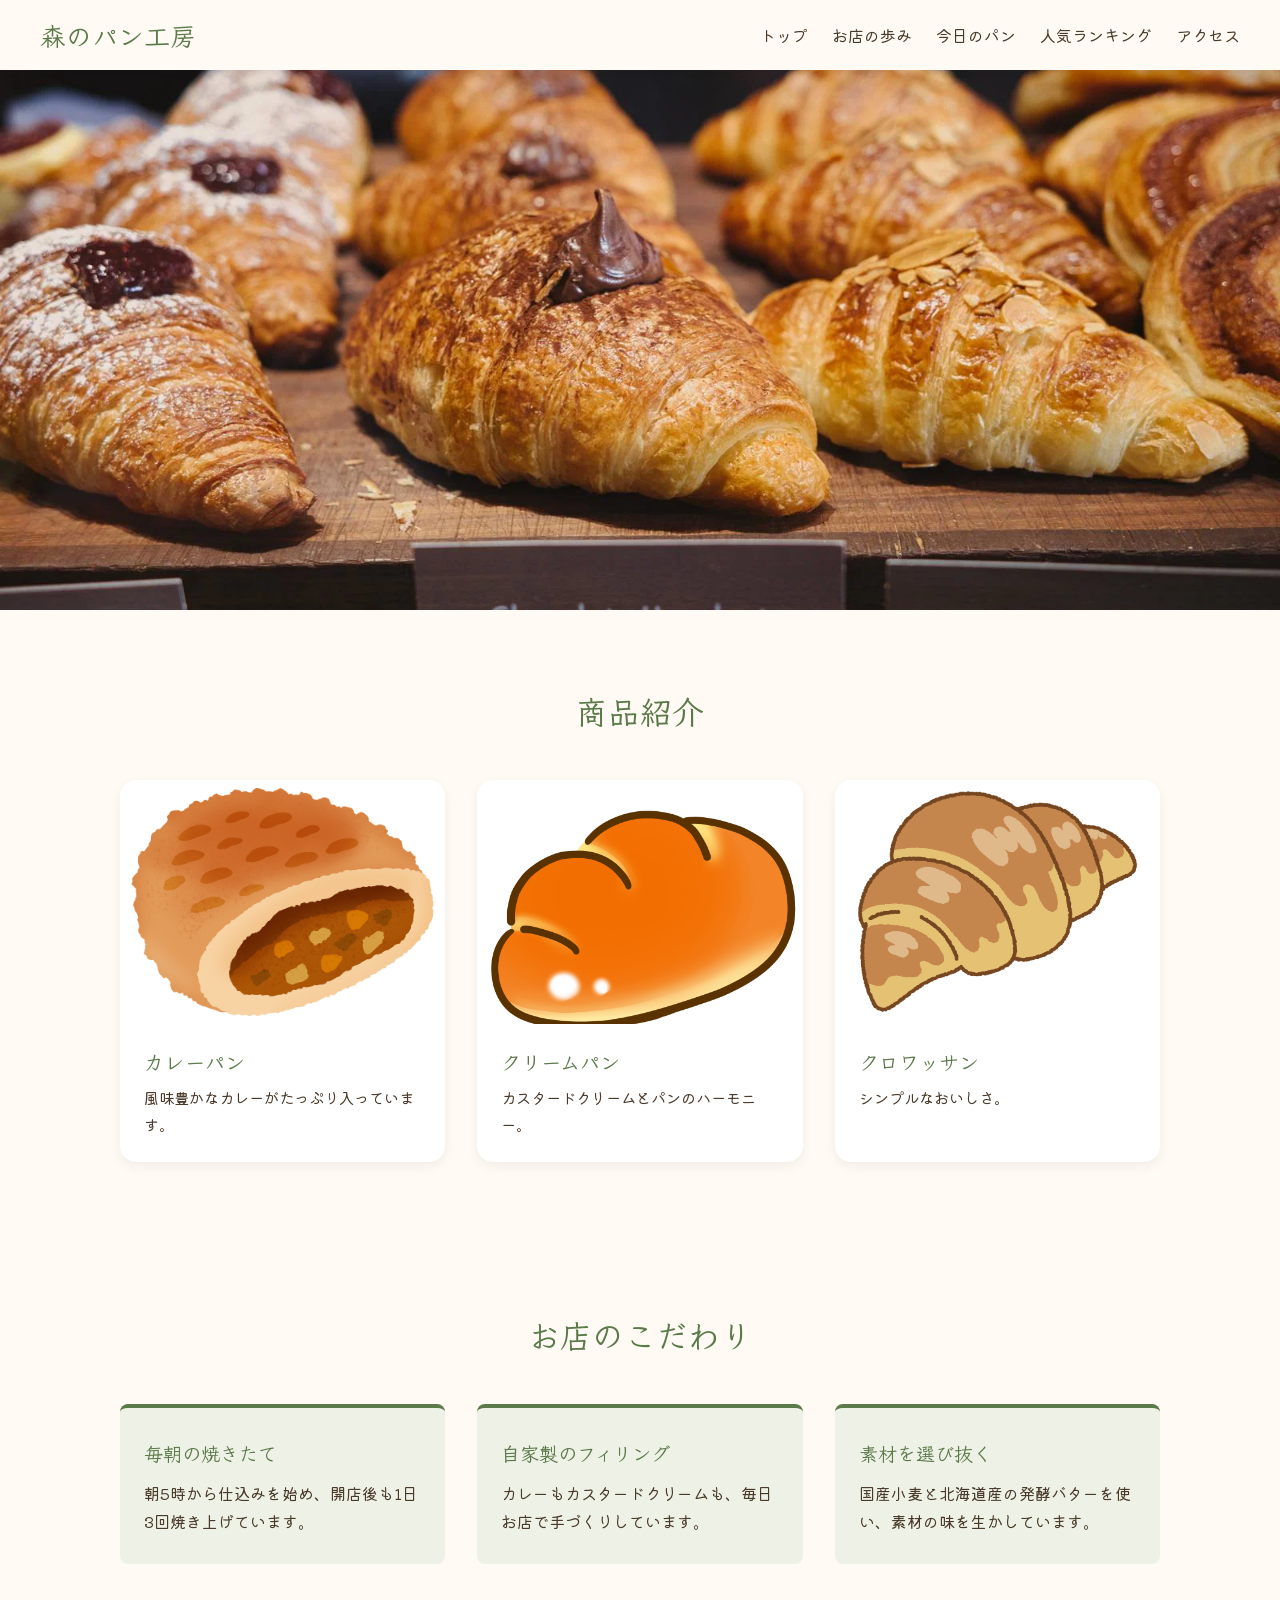
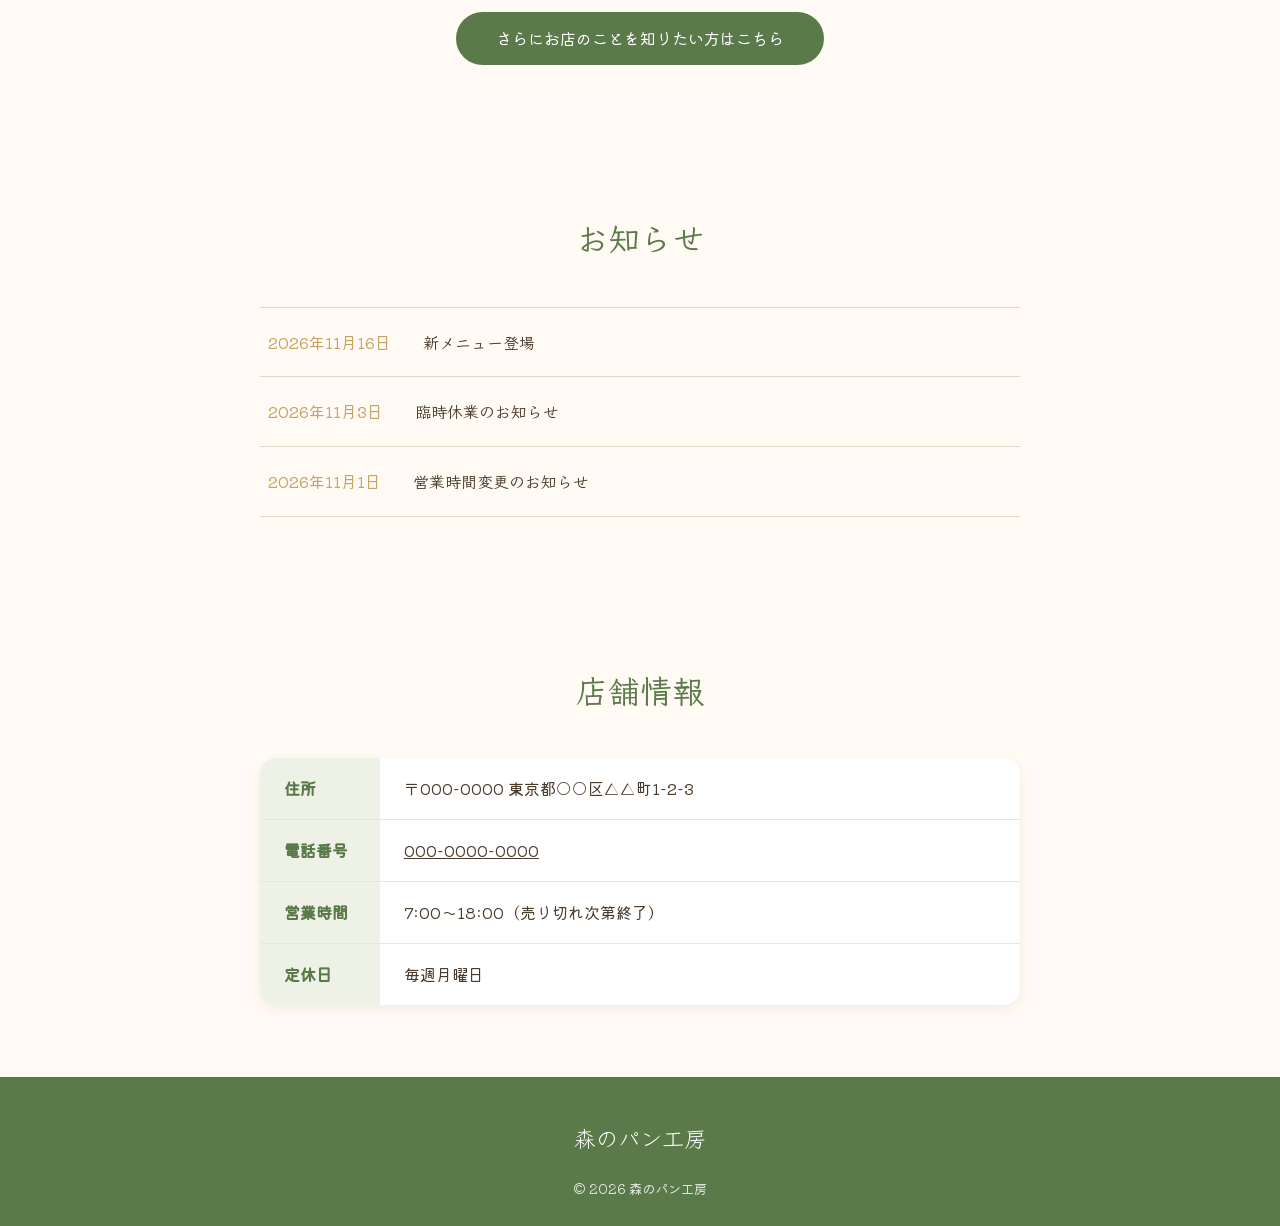
<file: index.html>
<!DOCTYPE html>
<html lang="ja">

<head>
    <meta charset="UTF-8">
    <meta name="viewport" content="width=device-width, initial-scale=1.0">
    <title>森のパン工房 - Top</title>
    <!-- ここからGoogle Font -->
    <link rel="preconnect" href="https://fonts.googleapis.com">
    <link rel="preconnect" href="https://fonts.gstatic.com" crossorigin>
    <link href="https://fonts.googleapis.com/css2?family=Kiwi+Maru&family=Klee+One&display=swap" rel="stylesheet">
    <link rel="stylesheet" href="style.css">
</head>

<body class="top-page">
    <header>
        <h1>森のパン工房</h1>
        <nav>
            <ul>
                <li><a href="#">トップ</a></li>
                <li><a href="history.html">お店の歩み</a></li>
                <li><a href="today.html">今日のパン</a></li>
                <li><a href="ranking.html">人気ランキング</a></li>
                <li><a href="#">アクセス</a></li>
            </ul>
        </nav>
    </header>

    <section class="main-visual">
        <img src="image/main_visual.png" alt="パンが並ぶ様子">
    </section>

    <main>
        <section class="product-introduction">
            <h2>商品紹介</h2>
            <div class="product">
                <h3>カレーパン</h3>
                <img src="image/curry_bread.png" alt="カレーパン">
                <p>風味豊かなカレーがたっぷり入っています。</p>
            </div>
            <div class="product">
                <h3>クリームパン</h3>
                <img src="image/cream_bread.png" alt="クリームパン">
                <p>カスタードクリームとパンのハーモニー。</p>
            </div>
            <div class="product">
                <h3>クロワッサン</h3>
                <img src="image/croissant.png" alt="クロワッサン">
                <p>シンプルなおいしさ。</p>
            </div>
        </section>

        <section class="our-philosophy">
            <h2>お店のこだわり</h2>
            <div class="philosophy-item">
                <h3>毎朝の焼きたて</h3>
                <p>朝5時から仕込みを始め、開店後も1日3回焼き上げています。</p>
            </div>
            <div class="philosophy-item">
                <h3>自家製のフィリング</h3>
                <p>カレーもカスタードクリームも、毎日お店で手づくりしています。</p>
            </div>
            <div class="philosophy-item">
                <h3>素材を選び抜く</h3>
                <p>国産小麦と北海道産の発酵バターを使い、素材の味を生かしています。</p>
            </div>
            <a href="history.html" class="btn">さらにお店のことを知りたい方はこちら</a>
        </section>

        <section class="notice">
            <h2>お知らせ</h2>
            <a href="#" class="notice-item">
                <time datetime="2026-11-16">2026年11月16日</time>
                <h3>新メニュー登場</h3>
            </a>
            <a href="#" class="notice-item">
                <time datetime="2026-11-03">2026年11月3日</time>
                <h3>臨時休業のお知らせ</h3>
            </a>
            <a href="#" class="notice-item">
                <time datetime="2026-11-01">2026年11月1日</time>
                <h3>営業時間変更のお知らせ</h3>
            </a>
        </section>

        <section class="store-information">
            <h2>店舗情報</h2>
            <address>
                <dl>
                    <dt>住所</dt>
                    <dd>〒000-0000 東京都○○区△△町1-2-3</dd>

                    <dt>電話番号</dt>
                    <dd><a href="tel:000-0000-0000">000-0000-0000</a></dd>

                    <dt>営業時間</dt>
                    <dd><time>7:00</time>〜<time>18:00</time>（売り切れ次第終了）</dd>

                    <dt>定休日</dt>
                    <dd>毎週月曜日</dd>
                </dl>
            </address>
        </section>
    </main>
    <footer>
        <p>森のパン工房</p>
        <p><small>&copy; 2026 森のパン工房</small></p>
    </footer>
</body>

</html>
</file>
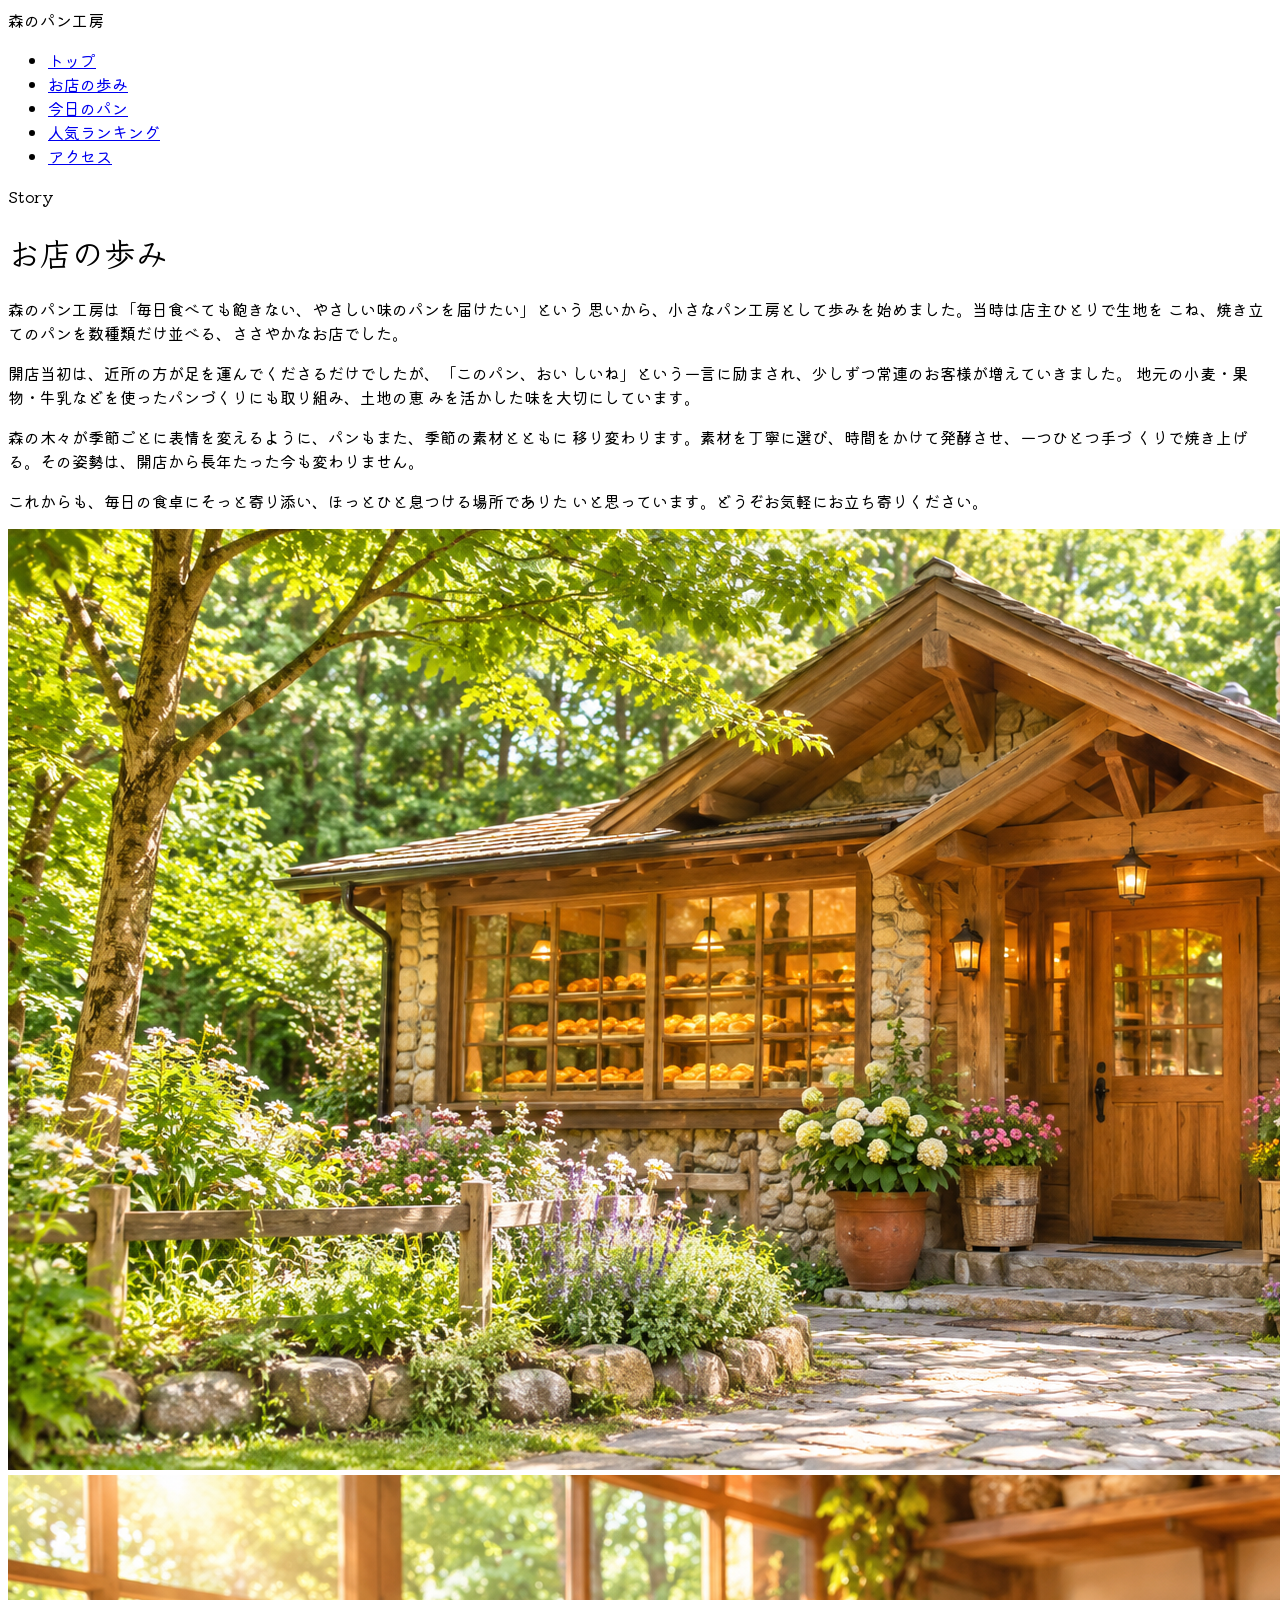
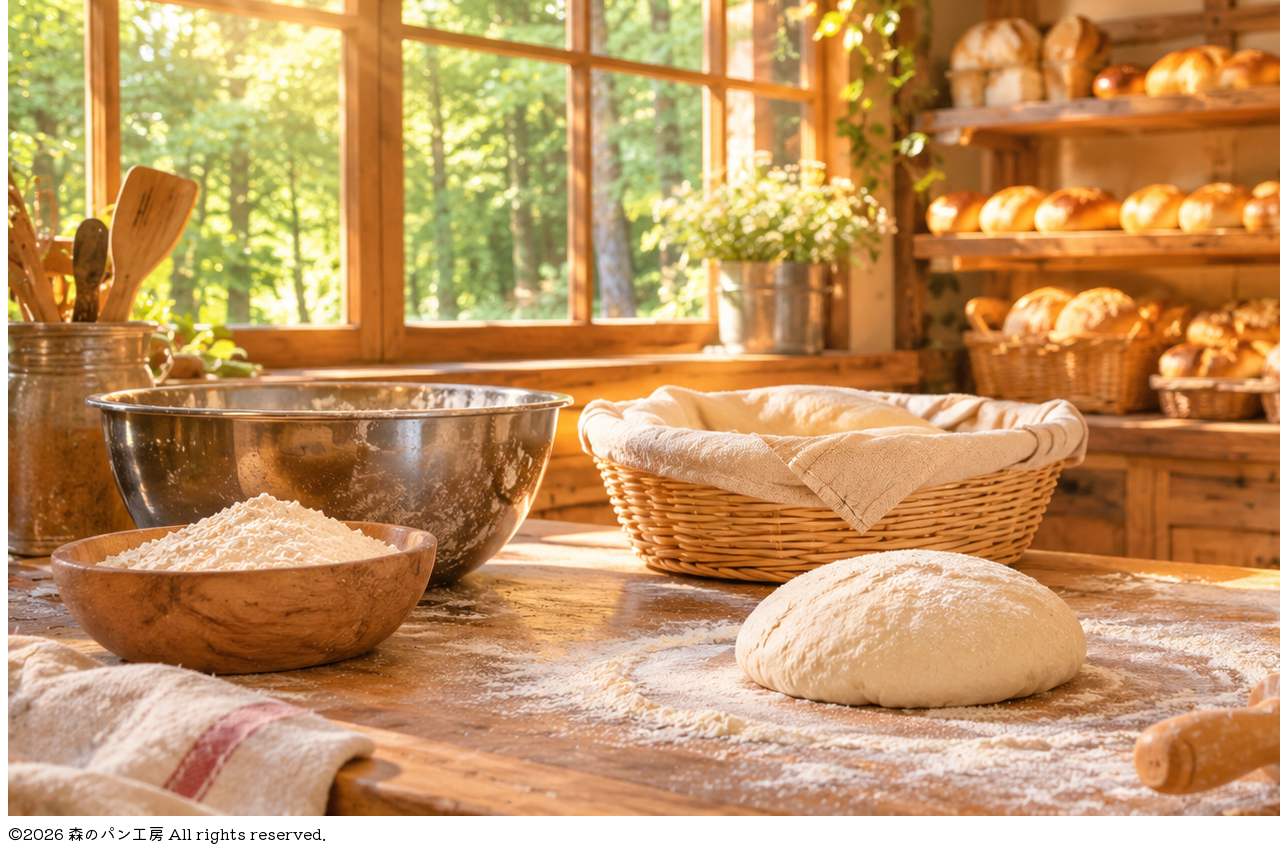
<file: history.html>
<!DOCTYPE html>
<html lang="ja">

<head>
    <meta charset="UTF-8">
    <meta name="viewport" content="width=device-width, initial-scale=1.0">
    <title>Document</title>
    <!-- ここからGoogle Font -->
    <link rel="preconnect" href="https://fonts.googleapis.com">
    <link rel="preconnect" href="https://fonts.gstatic.com" crossorigin>
    <link href="https://fonts.googleapis.com/css2?family=Kiwi+Maru&family=Klee+One&display=swap" rel="stylesheet">
    <link rel="stylesheet" href="style.css">
    <title>森のパン工房</title>
</head>

<body>
    <header>
        <div class="title">森のパン工房</div>
        <nav class="nav">
            <ul>
                <li><a href="#">トップ</a></li>
                <li><a href="#">お店の歩み</a></li>
                <li><a href="#">今日のパン</a></li>
                <li><a href="#">人気ランキング</a></li>
                <li><a href="#">アクセス</a></li>
            </ul>
        </nav>
    </header>
    <main>
        <p class="history-story">Story</p>
        <h1 class="history-title">お店の歩み</h1>
        <div>
            <p class="history-text">
                森のパン工房は「毎日食べても飽きない、やさしい味のパンを届けたい」という
                思いから、小さなパン工房として歩みを始めました。当時は店主ひとりで生地を
                こね、焼き立てのパンを数種類だけ並べる、ささやかなお店でした。
            </p>
        </div>
        <div>
            <p class="history-text">
                開店当初は、近所の方が足を運んでくださるだけでしたが、「このパン、おい
                しいね」という一言に励まされ、少しずつ常連のお客様が増えていきました。
                地元の小麦・果物・牛乳などを使ったパンづくりにも取り組み、土地の恵
                みを活かした味を大切にしています。
            </p>
        </div>
        <div>
            <p class="history-text">
                森の木々が季節ごとに表情を変えるように、パンもまた、季節の素材とともに
                移り変わります。素材を丁寧に選び、時間をかけて発酵させ、一つひとつ手づ
                くりで焼き上げる。その姿勢は、開店から長年たった今も変わりません。
            </p>
        </div>
        <div>
            <p class="history-text">
                これからも、毎日の食卓にそっと寄り添い、ほっとひと息つける場所でありた
                いと思っています。どうぞお気軽にお立ち寄りください。
            </p>
        </div>
        <div class="history-image">
            <img src="image/bakery-exterior.png" alt="お店の外観">
            <img src="image/bread-making-start.png" alt="パンの作り始め">
        </div>
    </main>
</body>

<footer class="footer">&copy;2026 森のパン工房 All rights reserved.</footer>

</html>
</file>
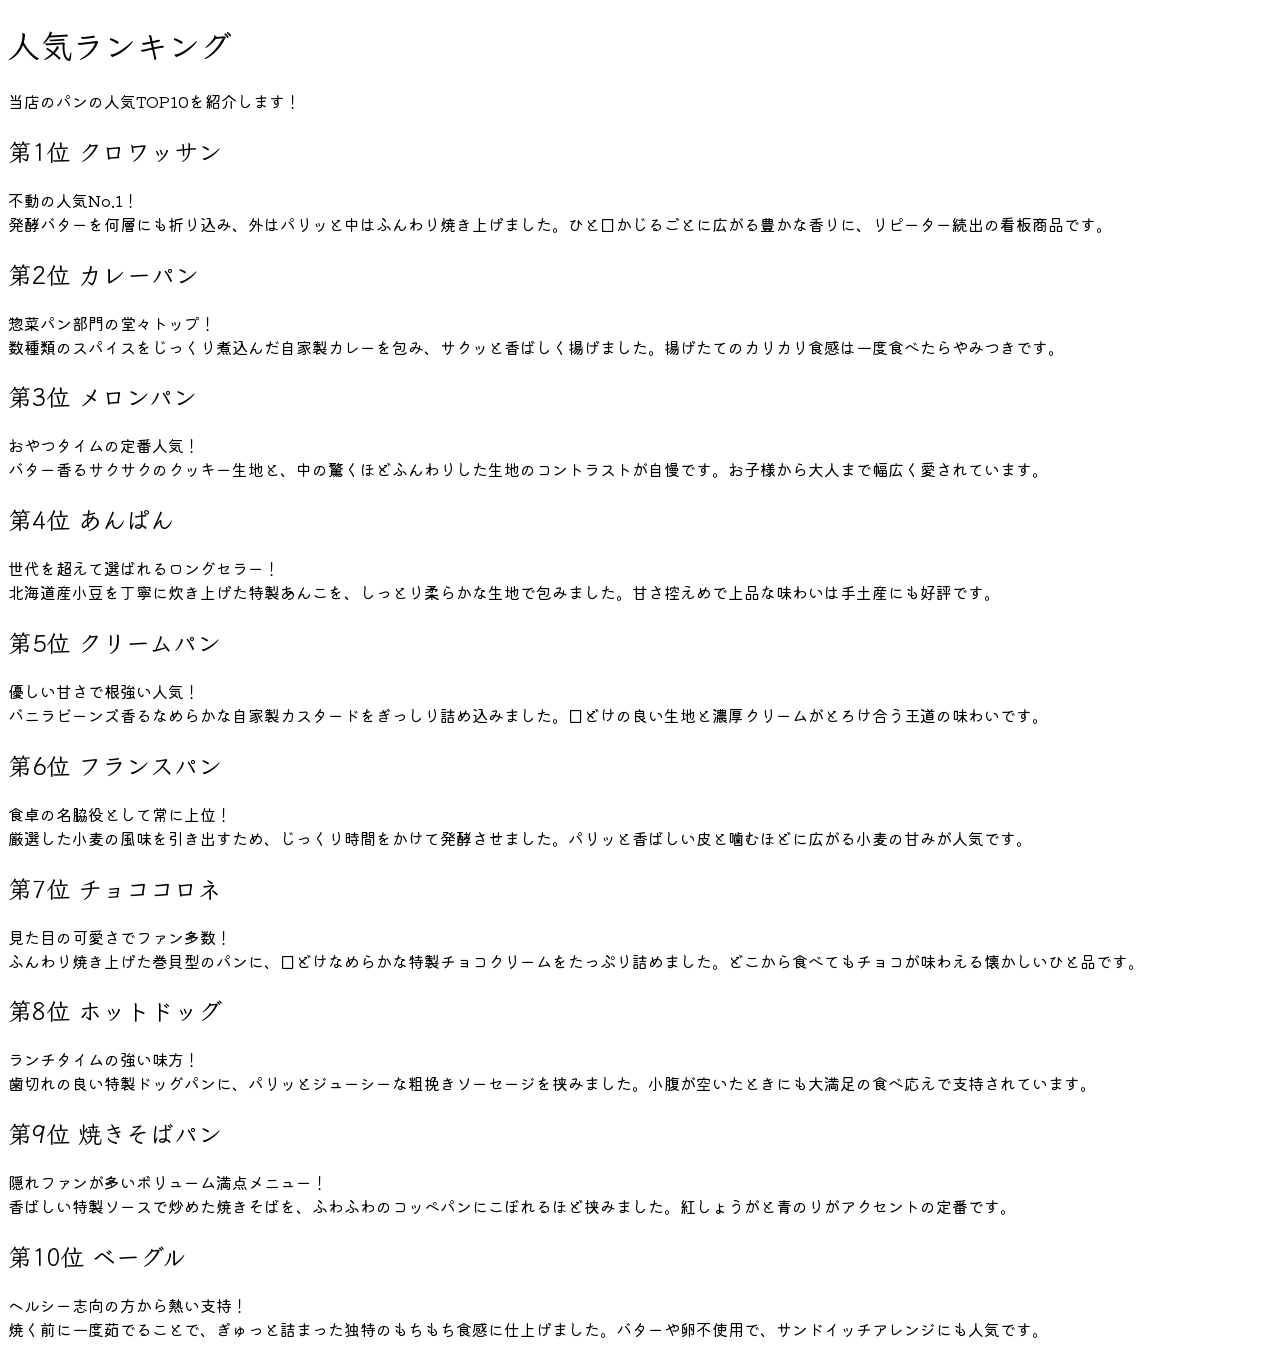
<file: ranking.html>
<!DOCTYPE html>
<html lang="ja">

<head>
    <meta charset="UTF-8">
    <meta name="viewport" content="width=device-width, initial-scale=1.0">
    <title>森のパン工房/人気ランキング</title>
    <!-- ここからGoogle Font -->
    <link rel="preconnect" href="https://fonts.googleapis.com">
    <link rel="preconnect" href="https://fonts.gstatic.com" crossorigin>
    <link href="https://fonts.googleapis.com/css2?family=Kiwi+Maru&family=Klee+One&display=swap" rel="stylesheet">
    <link rel="stylesheet" href="style.css">
</head>

<body>
    <h1>人気ランキング</h1>
    <p>当店のパンの人気TOP10を紹介します！</p>
    <h2>第1位 クロワッサン</h2>
    <p>不動の人気No.1！<br>
    発酵バターを何層にも折り込み、外はパリッと中はふんわり焼き上げました。ひと口かじるごとに広がる豊かな香りに、リピーター続出の看板商品です。</p>
    <h2>第2位 カレーパン</h2>
    <p>惣菜パン部門の堂々トップ！<br>
    数種類のスパイスをじっくり煮込んだ自家製カレーを包み、サクッと香ばしく揚げました。揚げたてのカリカリ食感は一度食べたらやみつきです。</p>
    <h2>第3位 メロンパン</h2>
    <p>おやつタイムの定番人気！<br>
    バター香るサクサクのクッキー生地と、中の驚くほどふんわりした生地のコントラストが自慢です。お子様から大人まで幅広く愛されています。</p>
    <h2>第4位 あんぱん</h2>
    <p>世代を超えて選ばれるロングセラー！<br>
    北海道産小豆を丁寧に炊き上げた特製あんこを、しっとり柔らかな生地で包みました。甘さ控えめで上品な味わいは手土産にも好評です。</p>
    <h2>第5位 クリームパン</h2>
    <p>優しい甘さで根強い人気！<br>
    バニラビーンズ香るなめらかな自家製カスタードをぎっしり詰め込みました。口どけの良い生地と濃厚クリームがとろけ合う王道の味わいです。</p>
    <h2>第6位 フランスパン</h2>
    <p>食卓の名脇役として常に上位！<br>
    厳選した小麦の風味を引き出すため、じっくり時間をかけて発酵させました。パリッと香ばしい皮と噛むほどに広がる小麦の甘みが人気です。</p>
    <h2>第7位 チョココロネ</h2>
    <p>見た目の可愛さでファン多数！<br>
    ふんわり焼き上げた巻貝型のパンに、口どけなめらかな特製チョコクリームをたっぷり詰めました。どこから食べてもチョコが味わえる懐かしいひと品です。</p>
    <h2>第8位 ホットドッグ</h2>
    <p>ランチタイムの強い味方！<br>
    歯切れの良い特製ドッグパンに、パリッとジューシーな粗挽きソーセージを挟みました。小腹が空いたときにも大満足の食べ応えで支持されています。</p>
    <h2>第9位 焼きそばパン</h2>
    <p>隠れファンが多いボリューム満点メニュー！<br>
    香ばしい特製ソースで炒めた焼きそばを、ふわふわのコッペパンにこぼれるほど挟みました。紅しょうがと青のりがアクセントの定番です。</p>
    <h2>第10位 ベーグル</h2>
    <p>ヘルシー志向の方から熱い支持！<br>
    焼く前に一度茹でることで、ぎゅっと詰まった独特のもちもち食感に仕上げました。バターや卵不使用で、サンドイッチアレンジにも人気です。</p>
</body>

</html>
</file>
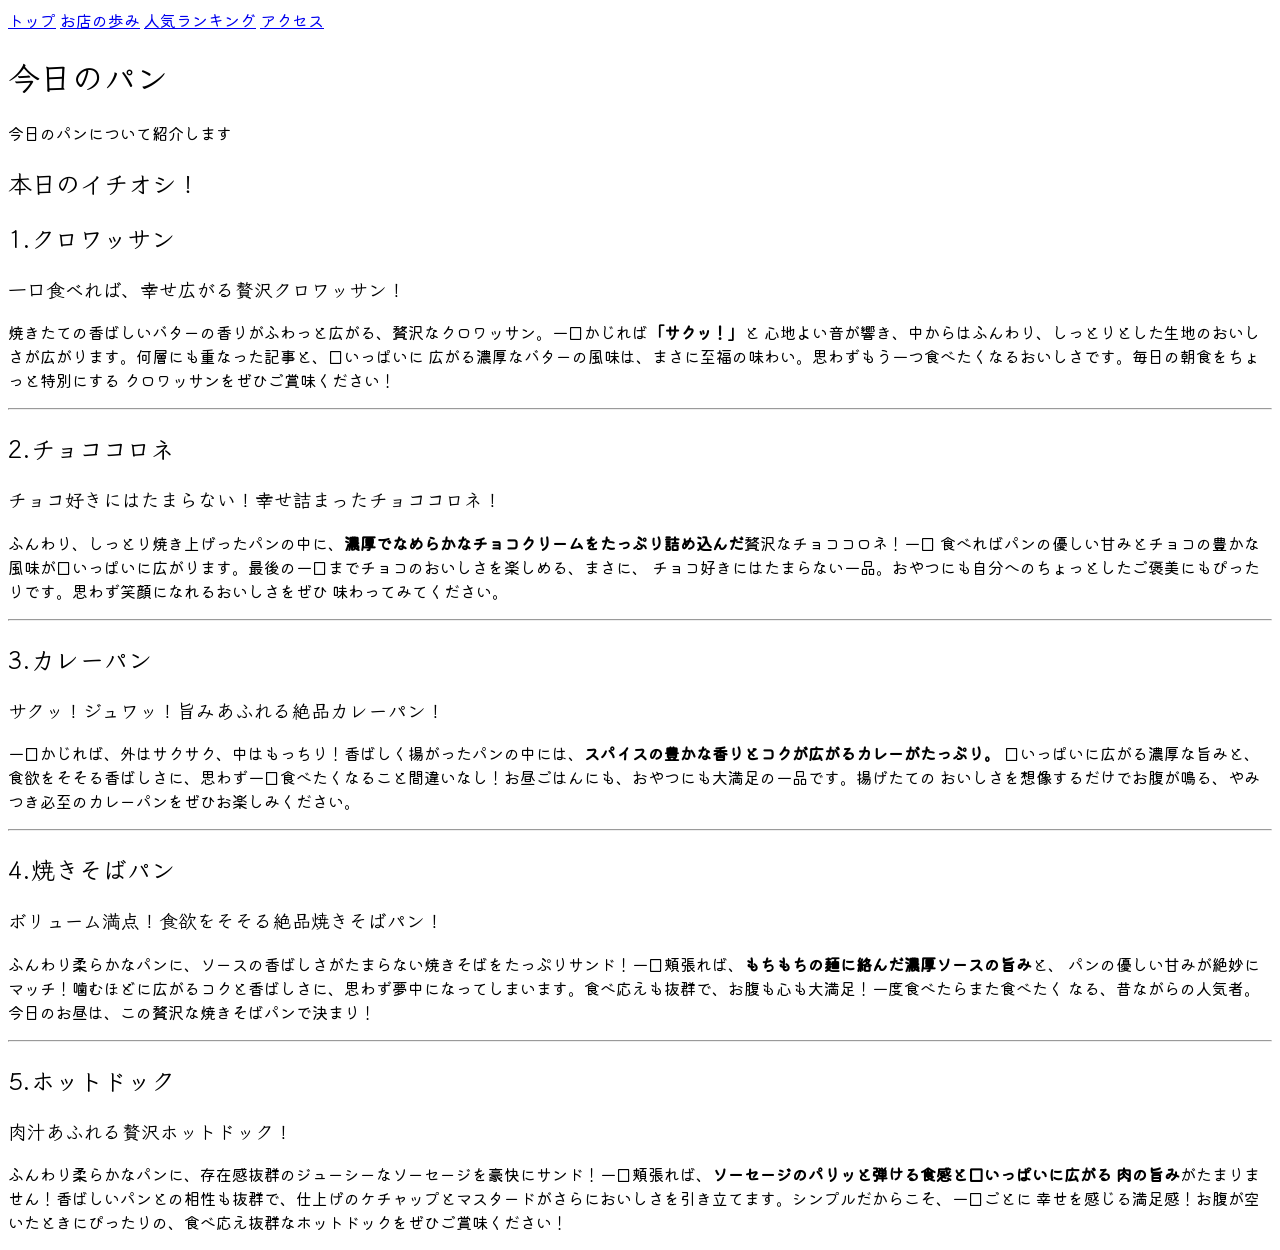
<file: today.html>
<!DOCTYPE html>
<html lang="ja">

<head>
    <meta charset="UTF-8">
    <meta name="viewport" content="width=device-width, initial-scale=1.0">
    <title>森のパン工房</title>
    <!-- ここからGoogle Font -->
    <link rel="preconnect" href="https://fonts.googleapis.com">
    <link rel="preconnect" href="https://fonts.gstatic.com" crossorigin>
    <link href="https://fonts.googleapis.com/css2?family=Kiwi+Maru&family=Klee+One&display=swap" rel="stylesheet">
    <link rel="stylesheet" href="style.css">
</head>

<body>
    <header>
        <nav>
            <a href="index.html">トップ</a>
            <a href="history.html">お店の歩み</a>
            <a href="ranking.html">人気ランキング</a>
            <a href="#">アクセス</a>
        </nav>
    </header>
    <main>
<h1>今日のパン</h1>
<p>今日のパンについて紹介します</p>
<h2>本日のイチオシ！</h2>
<h2>1.クロワッサン</h2>
<h3>一口食べれば、幸せ広がる贅沢クロワッサン！</h3>
<p>焼きたての香ばしいバターの香りがふわっと広がる、贅沢なクロワッサン。一口かじれば<strong>「サクッ！」</strong>と
心地よい音が響き、中からはふんわり、しっとりとした生地のおいしさが広がります。何層にも重なった記事と、口いっぱいに
広がる濃厚なバターの風味は、まさに至福の味わい。思わずもう一つ食べたくなるおいしさです。毎日の朝食をちょっと特別にする
クロワッサンをぜひご賞味ください！</p>
<hr>
<h2>2.チョココロネ</h2>
<h3>チョコ好きにはたまらない！幸せ詰まったチョココロネ！</h3>
<p>ふんわり、しっとり焼き上げったパンの中に、<strong>濃厚でなめらかなチョコクリームをたっぷり詰め込んだ</strong>贅沢なチョココロネ！一口
食べればパンの優しい甘みとチョコの豊かな風味が口いっぱいに広がります。最後の一口までチョコのおいしさを楽しめる、まさに、
チョコ好きにはたまらない一品。おやつにも自分へのちょっとしたご褒美にもぴったりです。思わず笑顔になれるおいしさをぜひ
味わってみてください。</p>
<hr>
<h2>3.カレーパン</h2>
<h3>サクッ！ジュワッ！旨みあふれる絶品カレーパン！</h3>
<p>一口かじれば、外はサクサク、中はもっちり！香ばしく揚がったパンの中には、<strong>スパイスの豊かな香りとコクが広がるカレーがたっぷり。</strong>
口いっぱいに広がる濃厚な旨みと、食欲をそそる香ばしさに、思わず一口食べたくなること間違いなし！お昼ごはんにも、おやつにも大満足の一品です。揚げたての
おいしさを想像するだけでお腹が鳴る、やみつき必至のカレーパンをぜひお楽しみください。</p>
<hr>
<h2>4.焼きそばパン</h2>
<h3>ボリューム満点！食欲をそそる絶品焼きそばパン！</h3>
<p>ふんわり柔らかなパンに、ソースの香ばしさがたまらない焼きそばをたっぷりサンド！一口頬張れば、<strong>もちもちの麺に絡んだ濃厚ソースの旨み</strong>と、
パンの優しい甘みが絶妙にマッチ！噛むほどに広がるコクと香ばしさに、思わず夢中になってしまいます。食べ応えも抜群で、お腹も心も大満足！一度食べたらまた食べたく
なる、昔ながらの人気者。今日のお昼は、この贅沢な焼きそばパンで決まり！</p>
<hr>
<h2>5.ホットドック</h2>
<h3>肉汁あふれる贅沢ホットドック！</h3>
<p>ふんわり柔らかなパンに、存在感抜群のジューシーなソーセージを豪快にサンド！一口頬張れば、<strong>ソーセージのパリッと弾ける食感と口いっぱいに広がる
肉の旨み</strong>がたまりません！香ばしいパンとの相性も抜群で、仕上げのケチャップとマスタードがさらにおいしさを引き立てます。シンプルだからこそ、一口ごとに
幸せを感じる満足感！お腹が空いたときにぴったりの、食べ応え抜群なホットドックをぜひご賞味ください！</p>
    </main>
</body>

</html>
</file>
<file: style.css>
@charset "utf-8";
:root{
    --color-base:#fffaf3;   /* 背景（生成り色） */
    --color-main:#5b7a4a;   /* メイン（森の緑） */
    --color-accent:#c8a165; /* アクセント（小麦色） */
    --color-light:#eef2e6;  /* 薄い緑 */
    --color-text:#4a3a2a;   /* 文字（こげ茶） */
}

body{
    font-family:"Kiwi Maru", sans-serif;
}

h1, h2, h3{
    font-family:"Klee One", serif
}

.top-page *,
.top-page *::before,
.top-page *::after{
    box-sizing:border-box;
}

.top-page{
    margin:0;
    background-color:var(--color-base);
    color:var(--color-text);
    line-height:1.8;
}

.top-page img{
    max-width:100%;
    display:block;
}

.top-page a{
    color:inherit;
}

/* ヘッダー */
.top-page header{
    position:sticky;
    top:0;
    z-index:100;
    display:flex;
    justify-content:space-between;
    align-items:center;
    flex-wrap:wrap;
    gap:8px 32px;
    padding:12px 40px;
    background-color:var(--color-base);
    box-shadow:0 2px 8px rgba(0, 0, 0, 0.06);
}

.top-page header h1{
    margin:0;
    font-size:1.6rem;
    color:var(--color-main);
}

.top-page header nav,
.top-page header nav ul{
    display:flex;
    flex-wrap:wrap;
    gap:4px 24px;
}

.top-page header nav ul{
    margin:0;
    padding:0;
    list-style:none;
}

.top-page header nav a{
    text-decoration:none;
    white-space:nowrap;
    transition:color 0.3s;
}

.top-page header nav a:hover{
    color:var(--color-accent);
}

/* メインビジュアル */
.top-page .main-visual img{
    width:100%;
    height:60vh;
    min-height:320px;
    object-fit:cover;
}

/* トップページのセクション共通 */
.top-page .product-introduction,
.top-page .our-philosophy,
.top-page .notice,
.top-page .store-information{
    max-width:1080px;
    margin:0 auto;
    padding:72px 20px;
}

.top-page .product-introduction h2,
.top-page .our-philosophy h2,
.top-page .notice h2,
.top-page .store-information h2{
    margin:0 0 40px;
    text-align:center;
    font-size:2rem;
    color:var(--color-main);
}

/* 商品紹介 */
.top-page .product-introduction{
    display:grid;
    grid-template-columns:repeat(3, 1fr);
    gap:32px;
}

.top-page .product-introduction h2{
    grid-column:1 / -1;
    margin-bottom:8px;
}

.top-page .product{
    display:flex;
    flex-direction:column;
    overflow:hidden;
    border-radius:16px;
    background-color:#fff;
    box-shadow:0 4px 12px rgba(0, 0, 0, 0.06);
}

.top-page .product img{
    order:-1; /* HTMLでは見出しの後ろにある画像を、カードの一番上に表示する */
    width:100%;
    aspect-ratio:4 / 3;
    object-fit:cover;
}

.top-page .product h3{
    margin:20px 24px 4px;
    font-size:1.25rem;
    color:var(--color-main);
}

.top-page .product p{
    margin:0 24px 24px;
    font-size:0.95rem;
}

/* ボタン */
.top-page .btn{
    display:inline-block;
    padding:12px 40px;
    border-radius:999px;
    background-color:var(--color-main);
    color:#fff;
    text-decoration:none;
    transition:background-color 0.3s, transform 0.3s;
}

.top-page .btn:hover{
    background-color:var(--color-accent);
    transform:translateY(-2px);
}

/* お店のこだわり */
.top-page .our-philosophy{
    display:grid;
    grid-template-columns:repeat(3, 1fr);
    gap:32px;
}

.top-page .our-philosophy h2{
    grid-column:1 / -1;
    margin-bottom:8px;
}

.top-page .philosophy-item{
    padding:28px 24px;
    border-top:4px solid var(--color-main);
    border-radius:8px;
    background-color:var(--color-light);
}

.top-page .philosophy-item h3{
    margin:0 0 8px;
    font-size:1.2rem;
    color:var(--color-main);
}

.top-page .philosophy-item p{
    margin:0;
}

.top-page .our-philosophy .btn{
    grid-column:1 / -1;
    justify-self:center;
    margin-top:16px;
}

/* お知らせ */
.top-page .notice{
    max-width:800px;
}

.top-page .notice-item{
    display:flex;
    align-items:baseline;
    gap:32px;
    padding:20px 8px;
    border-bottom:1px solid #e3d9c8;
    text-decoration:none;
    transition:background-color 0.3s;
}

.top-page .notice-item:first-of-type{
    border-top:1px solid #e3d9c8;
}

.top-page .notice-item:hover{
    background-color:var(--color-light);
}

.top-page .notice-item time{
    flex-shrink:0;
    color:var(--color-accent);
}

.top-page .notice-item h3{
    margin:0;
    font-size:1rem;
}

/* 店舗情報 */
.top-page .store-information{
    max-width:800px;
}

.top-page .store-information address{
    font-style:normal; /* addressタグの斜体を解除 */
}

.top-page .store-information dl{
    display:grid;
    grid-template-columns:120px 1fr;
    margin:0;
    border-radius:16px;
    overflow:hidden;
    background-color:#fff;
    box-shadow:0 4px 12px rgba(0, 0, 0, 0.06);
}

.top-page .store-information dt,
.top-page .store-information dd{
    margin:0;
    padding:16px 24px;
    border-bottom:1px solid #eee5d6;
}

.top-page .store-information dt{
    font-weight:bold;
    color:var(--color-main);
    background-color:var(--color-light);
}

.top-page .store-information dt:last-of-type,
.top-page .store-information dd:last-of-type{
    border-bottom:none;
}

/* フッター */
.top-page footer{
    padding:40px 20px 24px;
    background-color:var(--color-main);
    color:#fff;
    text-align:center;
}

.top-page footer p{
    margin:0;
}

.top-page footer p:first-child{
    margin-bottom:16px;
    font-family:"Klee One", serif;
    font-size:1.4rem;
}

.top-page footer small{
    opacity:0.8;
}
</file>
